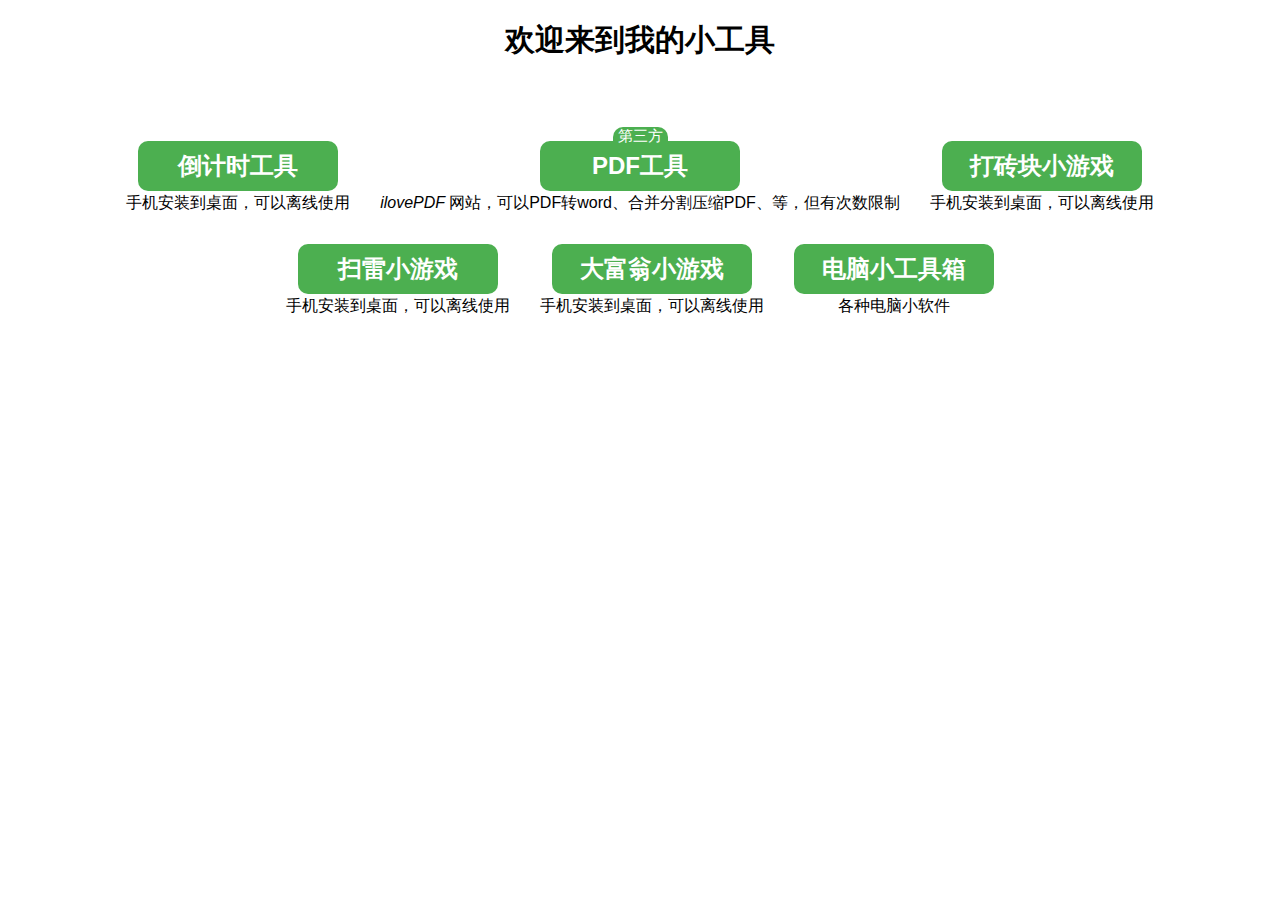
<file: index.html>
<!DOCTYPE html>
<html lang="zh">
<head>
    <meta charset="UTF-8">
    <meta name="viewport" content="width=device-width, initial-scale=1.0">
    <title>我的小工具</title>
    <style>
        *{
            padding: 0;
            margin: 0;
            box-sizing: border-box;
        }
        h1{font-size: 30px;}
        body {
            font-family: Arial, sans-serif;
            text-align: center;
            display: flex;
            flex-direction: column;
            justify-content: center;
            align-items: center;
            padding: 20px;
            gap: 80px;
        }
        #toolContainer, .theTool{
            display: flex;
            flex-direction: column;
            justify-content: center;
            align-items: center;
            gap: 20px;
        }
        @media screen and (min-width: 480px) {
            #toolContainer{
                flex-direction: row;
                flex-wrap: wrap;
                gap: 30px;
            }
        }
        .theTool{
            gap: 2px;
        }
        .theTool a{
            font-size: 24px;
            font-weight: 800;
            text-decoration: none;
            width: 200px;
            height: 50px;
            background-color: #4CAF50;
            color: white;
            border-radius: 10px;
            display: flex;
            justify-content: center;
            align-items: center;
        }
        .thirdParty a::before{
            position: absolute;
            content: '第三方';
            background-color: #4CAF50;
            border-radius: 10px 10px 0 0;
            font-size: 15px;
            font-weight: 400;
            padding: 0 5px;
            translate: 0 -30px;
        }
    </style>
</head>
<body>
    <h1>欢迎来到我的小工具</h1>
    <div id="toolContainer">
        <div class="theTool">
            <a href="countdown/index.html">倒计时工具</a>
            <p>手机安装到桌面，可以离线使用</p>
        </div>
        <div class="theTool thirdParty">
            <a href="https://www.ilovepdf.com/zh-cn">PDF工具</a>
            <p><em>ilovePDF </em>网站，可以PDF转word、合并分割压缩PDF、等，但有次数限制</p>
        </div>
        <div class="theTool">
            <a href="games/bricks/index.html">打砖块小游戏</a>
            <p>手机安装到桌面，可以离线使用</p>
        </div>
        <div class="theTool">
            <a href="games/minescan/index.html">扫雷小游戏</a>
            <p>手机安装到桌面，可以离线使用</p>
        </div>
        <div class="theTool">
            <a href="games/monopoly/index.html">大富翁小游戏</a>
            <p>手机安装到桌面，可以离线使用</p>
        </div>
        <div class="theTool">
            <a href="holdall\index.html">电脑小工具箱</a>
            <p>各种电脑小软件</p>
        </div>
    </div>
</body>
</html>
</file>
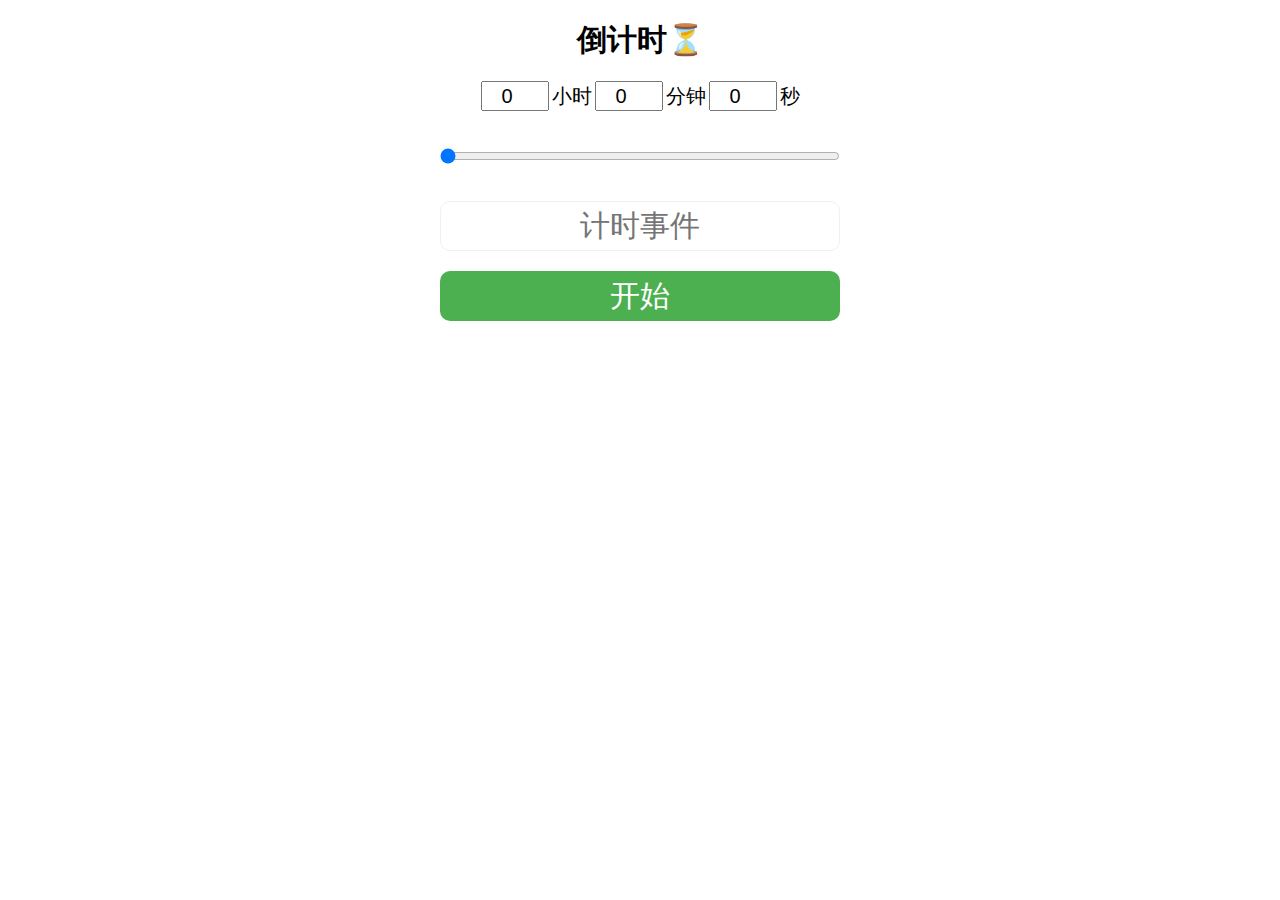
<file: countdown/index.html>
<!DOCTYPE html>
<html lang="zh">
<head>
    <meta charset="UTF-8">
    <meta name="viewport" content="width=device-width, initial-scale=1.0">
    <title>倒计时</title>
    <style>
        *{
            padding: 0;
            margin: 0;
            box-sizing: border-box;
        }
        h1{font-size: 30px;}
        body {
            font-family: Arial, sans-serif;
            text-align: center;
            display: flex;
            flex-direction: column;
            justify-content: center;
            align-items: center;
            padding: 20px;
            gap: 80px;
        }
        @media screen and (min-width: 480px) {
            body{
                flex-direction: row;
                flex-wrap: wrap;
                gap: 30px;
            }
        }


        .countdown {
            display: flex;
            flex-direction: column;
            max-width: 400px;
            width: 100%;
            gap: 20px;
        }
        .timeInput, .input-message, .btn, .countdown-display {
            font-size: 30px;
            height: 50px;
            border-radius: 10px;
            display: flex;
            justify-content: center;
            align-items: center;
            text-align: center;
        }
        .timeInput {
            flex-direction: column;
            height: auto;
            gap: 20px;
            font-size: 20px;
        }
        .timeInput div, .afterBegain {
            display: flex;
            flex-wrap: nowrap;
            text-wrap: nowrap;
            justify-content: center;
            align-items: center;
            width: 100%;
            gap: 3px;
        }
        .hour, .min, .sec {
            min-width: 45px;
            height: 30px;
            font-size: 20px;
            text-align: center;
        }
        .range {
            width: 100%;
            height: 50px;
            margin: 0 auto;
        }
         .countdown-display {
            height: 60px;
            background-color: #f0f0f0;
            color: #852626;
        }
        .input-message {
            width: 100%;
            margin: 0 auto;
            padding: 0 10px;
            border: #f0f0f0 solid 1px;
        }
        .btn {
            width: 100%;
            background-color: #4CAF50;
            color: white;
            border: none;
            cursor: pointer;
        }
        .hidden {
            display: none;
        }
        .stopbtn {
            background-color: #ff8980;
        }
    </style>
</head>
<body>
    <div id="countdown_1" class="countdown">
        <h1>倒计时⏳</h1>
        <div class="timeInput">
            <div>
                <input type="number" class="hour" value="0" min="0" max="99">小时
                <input type="number" class="min" value="0" min="0" max="59">分钟
                <input type="number" class="sec" value="0" min="0" max="59">秒
            </div>
            <input type="range" class="range" min="0" max="3600" value="0" oninput="updateRange(event)">
        </div>
        <div class="afterBegain">
            <input type="text" placeholder="计时事件" class="input-message">
            <div class="countdown-display hidden"></div>
        </div>
        <button onclick="begainCount(event)" class="btn">开始</button>
    </div>

    <script>
        const start = {};
        const countdown = {};
        function begainCount (e) {
            const thisCountdown = e.target.closest('.countdown');
            const countid = thisCountdown.id;
            start[countid] = !start[countid];
            const countnum = document.querySelectorAll('.countdown').length;
            if (start[countid] && countid.split('_')[1] == countnum){addcountdown()}
            const timeInput = thisCountdown.querySelector('.timeInput');
            const messageInput = thisCountdown.querySelector('.input-message');
            thisCountdown.querySelector('h1').classList.toggle('hidden');
            thisCountdown.querySelector('.timeInput').classList.toggle('hidden');
            thisCountdown.querySelector('.btn').classList.toggle('stopbtn');
            thisCountdown.querySelector('.countdown-display').classList.toggle('hidden');
            if (start[countid]){
                console.log('start');
                e.target.innerHTML = '停止';
                console.log(e.target);
                const inputHours = thisCountdown.querySelector('.hour').value;
                const inputMin = thisCountdown.querySelector('.min').value;
                const inputSec = thisCountdown.querySelector('.sec').value;
                const totalSeconds = inputHours * 3600 + inputMin * 60 + inputSec * 1;
                const begainTime = new Date();
                thisCountdown.querySelector('.countdown-display').innerHTML = '正在倒计时...';
                countdown[countid] = setInterval( () => {
                    const now = new Date();
                    const diff = now - begainTime;
                    console.log(diff);
                    const seconds = Math.floor(totalSeconds - diff / 1000);
                    const minutes = Math.floor(seconds / 60);
                    const hours = Math.floor(minutes / 60);

                    thisCountdown.querySelector('.countdown-display').innerHTML = `${hours}h ${minutes % 60}m ${seconds % 60}s`;
                    if (seconds <= 0) {
                        clearInterval(countdown[countid]);
                        delete countdown[countid];
                        thisCountdown.querySelector('.countdown-display').innerHTML = messageInput.value || '时间到！';
                        start[countid] = false;
                        e.target.innerHTML = '开始';
                        alert(messageInput.value || '时间到！');
                        thisCountdown.querySelector('h1').classList.toggle('hidden');
                        thisCountdown.querySelector('.timeInput').classList.toggle('hidden');
                        thisCountdown.querySelector('.btn').classList.toggle('stopbtn');
                        thisCountdown.querySelector('.countdown-display').classList.toggle('hidden');
                    }
                }, 1000);
            }else {
                e.target.innerHTML = '开始';
                console.log('清除倒计时');
                thisCountdown.querySelector('.countdown-display').innerHTML = '';
                console.log(countdown);
                clearInterval(countdown[countid]);
                delete countdown[countid];
                start[countid] = false;
            }
        };

        function updateRange(e) {
            const rangeValue = e.target.value;
            const timeInput = e.target.parentElement;
            timeInput.querySelector('.hour').value = Math.floor(rangeValue / 3600);
            timeInput.querySelector('.min').value = Math.floor((rangeValue % 3600) / 60);
            timeInput.querySelector('.sec').value = rangeValue % 60;
        }

        function addcountdown(){
            const newCountdown = document.createElement('div');
            const count = document.querySelectorAll('.countdown').length + 1;
            newCountdown.id = `countdown_${count}`;
            newCountdown.classList.add('countdown');
            newCountdown.innerHTML = `
                <h1>倒计时⏳${count}</h1>
                <div class="timeInput">
                    <div>
                        <input type="number" class="hour" value="0" min="0" max="99">小时
                        <input type="number" class="min" value="0" min="0" max="59">分钟
                        <input type="number" class="sec" value="0" min="0" max="59">秒
                    </div>
                    <input type="range" class="range" min="0" max="3600" value="0" oninput="updateRange(event)">
                </div>
                <div class="afterBegain">
                    <input type="text" placeholder="计时事件" class="input-message">
                    <div class="countdown-display hidden"></div>
                </div>
                <button onclick="begainCount(event)" class="btn">开始</button>
            `;
            document.body.appendChild(newCountdown);
        }
    </script>
</body>
</html>
</file>
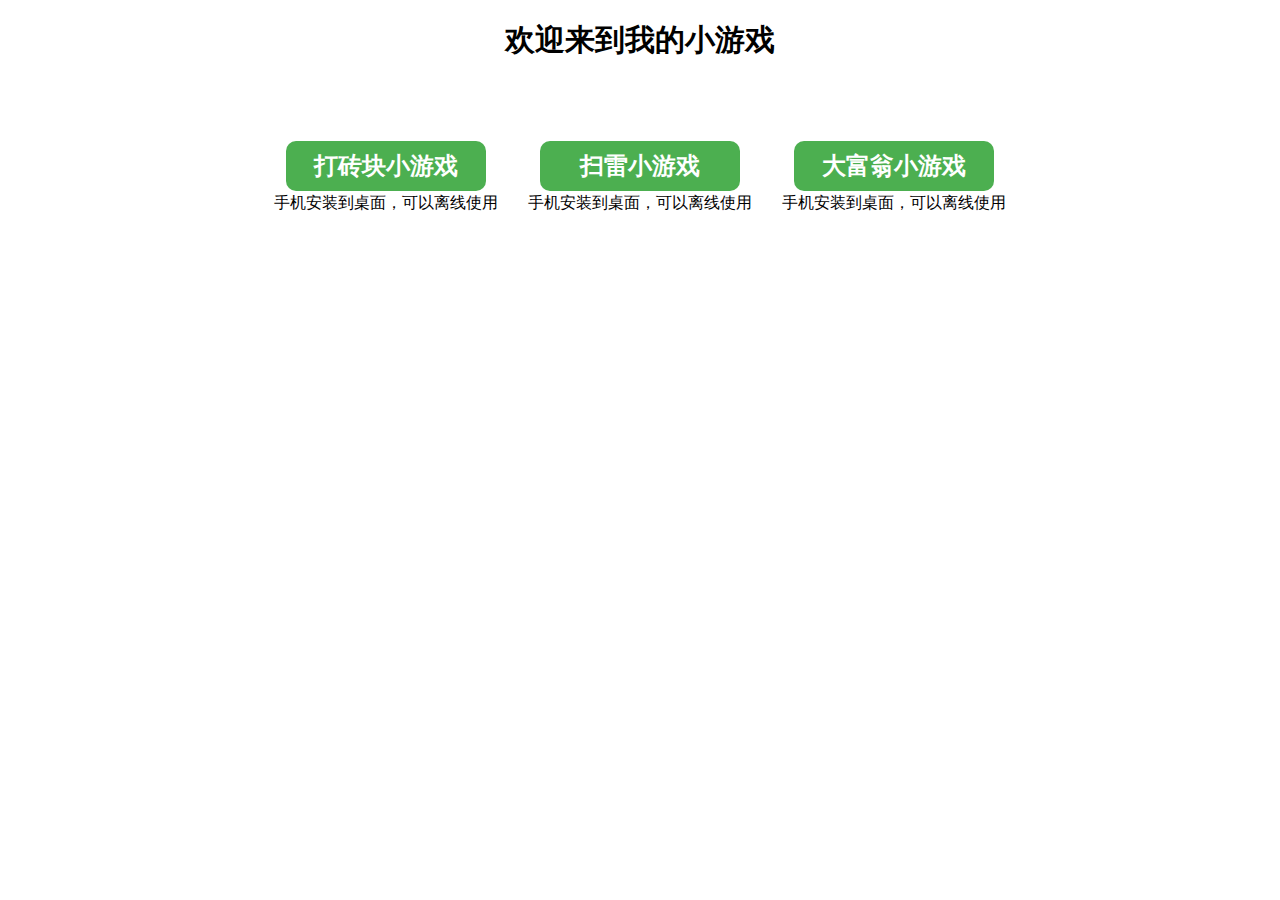
<file: games/index.html>
<!DOCTYPE html>
<html lang="zh">
<head>
    <meta charset="UTF-8">
    <meta name="viewport" content="width=device-width, initial-scale=1.0">
    <title>我的小游戏</title>
    <style>
        *{
            padding: 0;
            margin: 0;
            box-sizing: border-box;
        }
        h1{font-size: 30px;}
        body {
            font-family: Arial, sans-serif;
            text-align: center;
            display: flex;
            flex-direction: column;
            justify-content: center;
            align-items: center;
            padding: 20px;
            gap: 80px;
        }
        #gameContainer, .theGame{
            display: flex;
            flex-direction: column;
            justify-content: center;
            align-items: center;
            gap: 20px;
        }
        @media screen and (min-width: 480px) {
            #gameContainer{
                flex-direction: row;
                flex-wrap: wrap;
                gap: 30px;
            }
        }
        .theGame{
            gap: 2px;
        }
        .theGame a{
            font-size: 24px;
            font-weight: 800;
            text-decoration: none;
            width: 200px;
            height: 50px;
            background-color: #4CAF50;
            color: white;
            border-radius: 10px;
            display: flex;
            justify-content: center;
            align-items: center;
        }
        .thirdParty a::before{
            position: absolute;
            content: '第三方';
            background-color: #4CAF50;
            border-radius: 10px 10px 0 0;
            font-size: 15px;
            font-weight: 400;
            padding: 0 5px;
            translate: 0 -30px;
        }
    </style>
</head>
<body>
    <h1>欢迎来到我的小游戏</h1>
    <div id="gameContainer">
        <div class="theGame">
            <a href="bricks/index.html">打砖块小游戏</a>
            <p>手机安装到桌面，可以离线使用</p>
        </div>
        <div class="theGame">
            <a href="minescan/index.html">扫雷小游戏</a>
            <p>手机安装到桌面，可以离线使用</p>
        </div>
        <div class="theGame">
            <a href="monopoly/index.html">大富翁小游戏</a>
            <p>手机安装到桌面，可以离线使用</p>
        </div>
    </div>
</body>
</html>
</file>
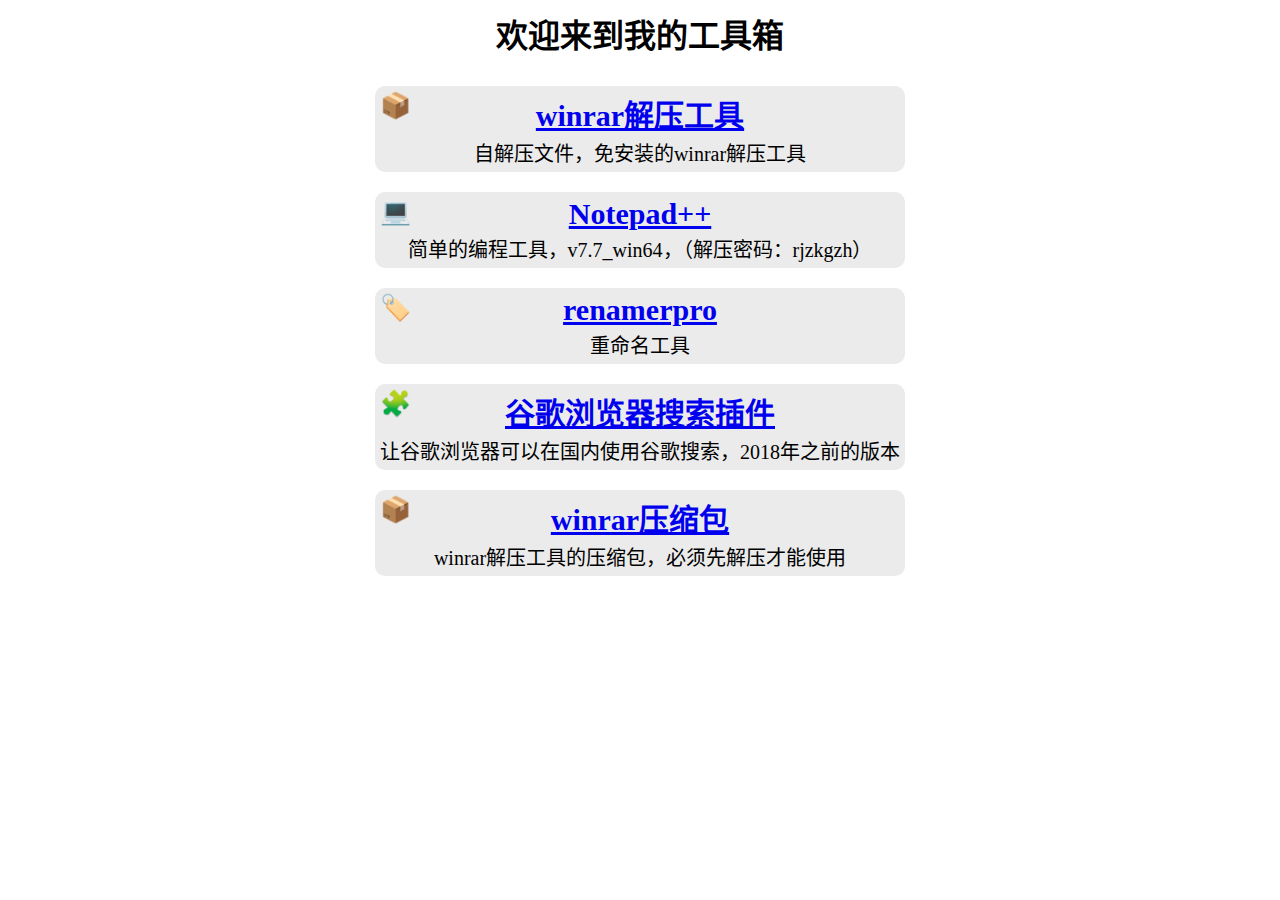
<file: holdall/index.html>
<!DOCTYPE html>
<html lang="zh-CN">
<head>
	<meta charset="UTF-8">
	<meta http-equiv="X-UA-Compatible" content="IE=edge">
	<meta name="viewport" content="width=device-width, initial-scale=1.0">
	<title>移动工具箱</title>
    <style>
        *{
            box-sizing: border-box;
            margin: 0;
            padding: 0;
        }
        body{
            padding: 10px;
        }
        main, .theTool{
            display: flex;
            flex-direction: column;
            justify-content: center;
            align-items: center;
            gap: 30px;
        }
        section{
            max-width: 100%;
            display: flex;
            flex-direction: column;
            gap: 20px;
            font-size: 20px;
        }
        .theTool{
            gap: 3px;
            margin: 0 30px;
            background-color: #ebebeb;
            border-radius: 10px;
            padding: 5px;
        }
        .theTool>h2{
            width: 100%;
            position: relative;
            text-align: center;
            display: flex;
            justify-content: center;
        }
        .tool-icon{
            position: absolute;
            top: 0;
            left: 0;
            font-size: 25px;
        }

    </style>
</head>
<body>
    <main>
        <h1>欢迎来到我的工具箱</h1>
        <section>
            <div class="theTool">
                
                <h2><a class="tool-icon">📦</a><a class="tool-link" href="files\WinRAR免安装-self-extracting.exe">winrar解压工具</a></h2> 
                <p>自解压文件，免安装的winrar解压工具</p>
            </div>
            <div class="theTool">
                <h2><a class="tool-icon">💻</a><a class="tool-link" href="files\Notepad.7z">Notepad++</a></h2> 
                <p>简单的编程工具，v7.7_win64，（解压密码：rjzkgzh）</p>
            </div>
            <div class="theTool">
                <h2><a class="tool-icon">🏷️</a><a class="tool-link" href="files\renamerpro1.rar">renamerpro</a></h2> 
                <p>重命名工具</p>
            </div>
            <div class="theTool">
                <h2><a class="tool-icon">🧩</a><a class="tool-link" href="files\谷歌浏览器搜索插件（解压密码：s8v7）.rar">谷歌浏览器搜索插件</a></h2> 
                <p>让谷歌浏览器可以在国内使用谷歌搜索，2018年之前的版本</p>
            </div>
            <div class="theTool">
                <h2><a class="tool-icon">📦</a><a class="tool-link" href="files\WinRAR 5.70.x64 免安装.rar">winrar压缩包</a></h2> 
                <p>winrar解压工具的压缩包，必须先解压才能使用</p>
            </div>
        </section>
    </main>
    <script>
        const h2s = document.querySelectorAll('.theTool>h2');
        for(let h2 of h2s){
            const toolink = h2.querySelector('.tool-link');
            if(h2.offsetWidth - toolink.offsetWidth < 60 ){
                toolink.style.textIndent = '30px';
            }
        }
    </script>
</body>
</html>
</file>
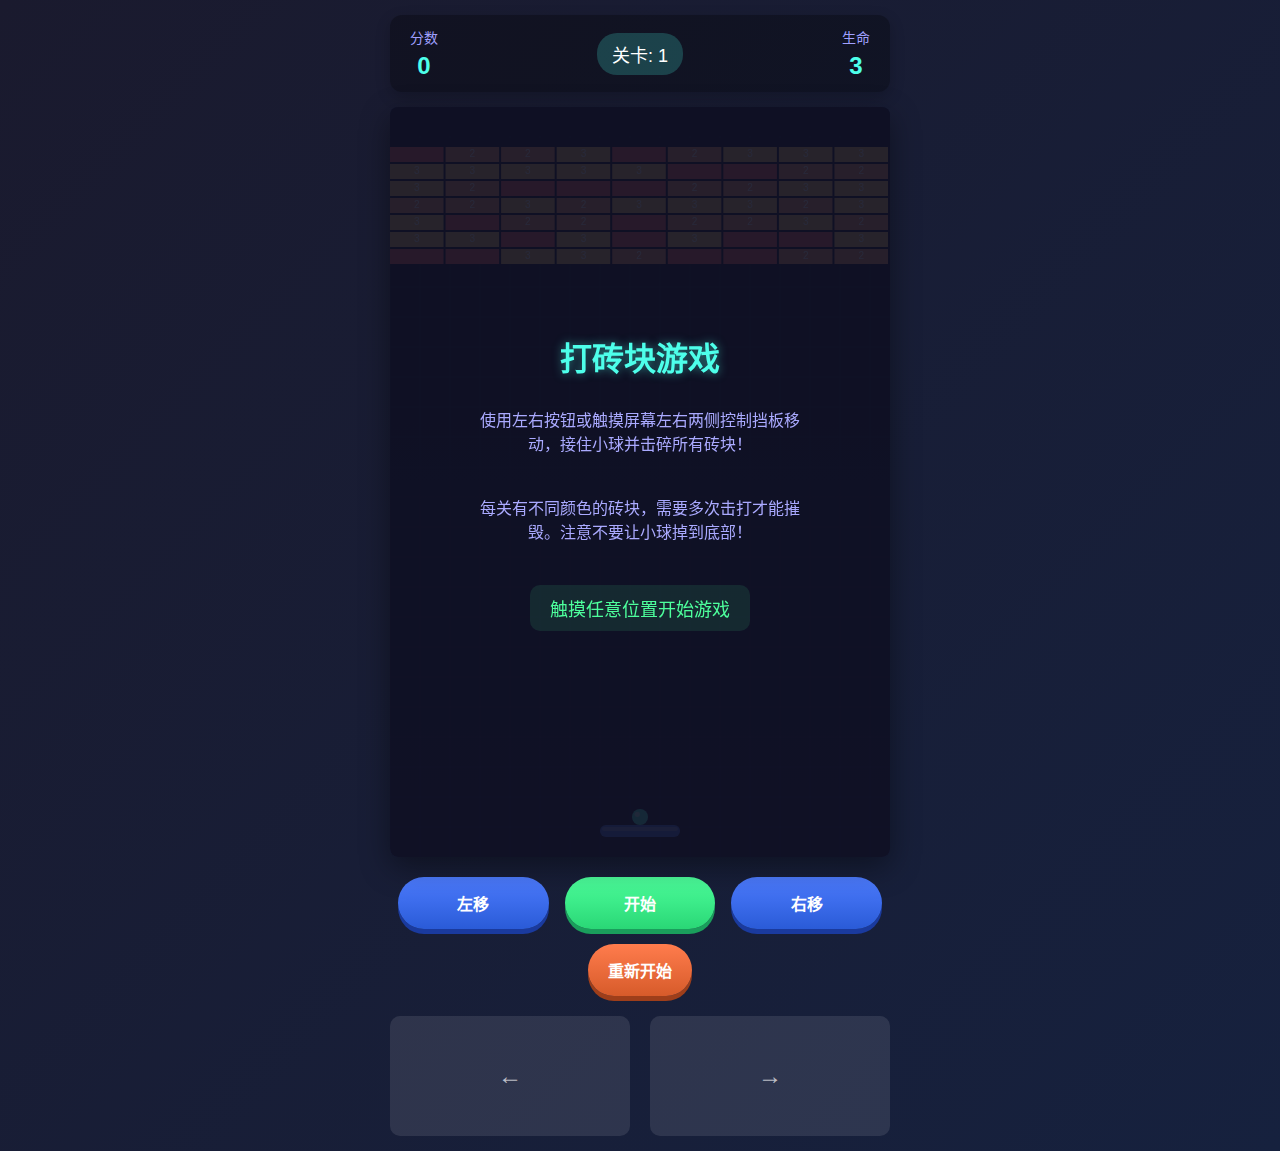
<file: games/bricks/index.html>
<!DOCTYPE html>
<html lang="zh-CN">
<head>
    <meta charset="UTF-8">
    <meta name="viewport" content="width=device-width, initial-scale=1.0, maximum-scale=1.0, user-scalable=no">
    <title>打砖块游戏</title>
    <link rel="manifest" href="manifest.json"/>
    <style>
        * {
            margin: 0;
            padding: 0;
            box-sizing: border-box;
            touch-action: manipulation;
        }
        
        body {
            font-family: 'Arial Rounded MT Bold', 'Arial', sans-serif;
            background: linear-gradient(135deg, #1a1a2e 0%, #16213e 100%);
            color: #fff;
            display: flex;
            flex-direction: column;
            align-items: center;
            justify-content: center;
            min-height: 100vh;
            padding: 15px;
            overflow: hidden;
        }
        
        .game-container {
            width: 100%;
            max-width: 500px;
            text-align: center;
            position: relative;
        }
        
        .game-header {
            display: flex;
            justify-content: space-between;
            align-items: center;
            margin-bottom: 15px;
            background: rgba(0, 0, 0, 0.3);
            padding: 12px 20px;
            border-radius: 12px;
            box-shadow: 0 5px 15px rgba(0, 0, 0, 0.2);
        }
        
        .score-container, .lives-container {
            display: flex;
            flex-direction: column;
            align-items: center;
        }
        
        .score-label, .lives-label {
            font-size: 14px;
            color: #a0a0ff;
            margin-bottom: 5px;
        }
        
        .score-value, .lives-value {
            font-size: 24px;
            font-weight: bold;
            color: #4dffea;
        }
        
        .level-container {
            font-size: 18px;
            background: rgba(77, 255, 234, 0.2);
            padding: 8px 15px;
            border-radius: 20px;
        }
        
        .canvas-container {
            position: relative;
            width: 100%;
            border-radius: 8px;
            overflow: hidden;
            box-shadow: 0 10px 30px rgba(0, 0, 0, 0.4);
        }
        
        canvas {
            display: block;
            width: 100%;
            background-color: #0f1123;
        }
        
        .controls {
            display: flex;
            justify-content: space-between;
            margin-top: 20px;
            width: 100%;
        }
        
        .btn {
            background: linear-gradient(to bottom, #4d7cff, #2a5bd7);
            color: white;
            border: none;
            padding: 14px 20px;
            border-radius: 50px;
            font-size: 16px;
            font-weight: bold;
            cursor: pointer;
            box-shadow: 0 5px 0 #1a3a9e;
            transition: all 0.1s;
            flex: 1;
            margin: 0 8px;
            touch-action: manipulation;
        }
        
        .btn:active {
            transform: translateY(4px);
            box-shadow: 0 1px 0 #1a3a9e;
        }
        
        .btn-start {
            background: linear-gradient(to bottom, #4dff9c, #2ad776);
            box-shadow: 0 5px 0 #1a9e5c;
        }
        
        .btn-pause {
            background: linear-gradient(to bottom, #ffcc4d, #d7a52a);
            box-shadow: 0 5px 0 #9e7a1a;
        }
        
        .btn-restart {
            background: linear-gradient(to bottom, #ff7c4d, #d75b2a);
            box-shadow: 0 5px 0 #9e3e1a;
        }
        
        .game-message {
            position: absolute;
            top: 0;
            left: 0;
            width: 100%;
            height: 100%;
            display: flex;
            flex-direction: column;
            justify-content: center;
            align-items: center;
            background: rgba(15, 17, 35, 0.9);
            z-index: 10;
            padding: 20px;
            text-align: center;
        }
        
        .game-title {
            font-size: 32px;
            color: #4dffea;
            margin-bottom: 10px;
            text-shadow: 0 0 10px rgba(77, 255, 234, 0.5);
        }
        
        .game-instructions {
            font-size: 16px;
            line-height: 1.5;
            margin: 20px 0;
            color: #aaaaff;
            max-width: 350px;
        }
        
        .touch-hint {
            font-size: 18px;
            color: #4dff9c;
            margin-top: 20px;
            padding: 10px 20px;
            background: rgba(77, 255, 156, 0.1);
            border-radius: 10px;
        }
        
        .hidden {
            display: none;
        }
        
        .touch-controls {
            display: flex;
            justify-content: space-between;
            width: 100%;
            margin-top: 20px;
        }
        
        .touch-area {
            width: 48%;
            height: 120px;
            background: rgba(255, 255, 255, 0.1);
            border-radius: 10px;
            display: flex;
            justify-content: center;
            align-items: center;
            font-size: 24px;
            color: rgba(255, 255, 255, 0.7);
            user-select: none;
        }
        
        .touch-area.left:active {
            background: rgba(77, 124, 255, 0.3);
        }
        
        .touch-area.right:active {
            background: rgba(77, 255, 156, 0.3);
        }
        
        @media (max-width: 400px) {
            .game-header {
                padding: 10px 15px;
            }
            
            .score-value, .lives-value {
                font-size: 20px;
            }
            
            .btn {
                padding: 12px 15px;
                font-size: 15px;
            }
            
            .game-title {
                font-size: 28px;
            }
        }
    </style>
</head>
<body>
    <div class="game-container">
        <div class="game-header">
            <div class="score-container">
                <div class="score-label">分数</div>
                <div class="score-value">0</div>
            </div>
            
            <div class="level-container">
                关卡: <span id="level">1</span>
            </div>
            
            <div class="lives-container">
                <div class="lives-label">生命</div>
                <div class="lives-value">3</div>
            </div>
        </div>
        
        <div class="canvas-container">
            <canvas id="gameCanvas"></canvas>
            
            <div id="startScreen" class="game-message">
                <h1 class="game-title">打砖块游戏</h1>
                <p class="game-instructions">
                    使用左右按钮或触摸屏幕左右两侧控制挡板移动，接住小球并击碎所有砖块！
                </p>
                <p class="game-instructions">
                    每关有不同颜色的砖块，需要多次击打才能摧毁。注意不要让小球掉到底部！
                </p>
                <div class="touch-hint">触摸任意位置开始游戏</div>
            </div>
            
            <div id="gameOverScreen" class="game-message hidden">
                <h1 class="game-title">游戏结束</h1>
                <p class="game-instructions" id="finalScoreText">您的最终得分: 0</p>
                <div class="touch-hint">触摸重新开始</div>
            </div>
            
            <div id="levelCompleteScreen" class="game-message hidden">
                <h1 class="game-title">关卡完成!</h1>
                <p class="game-instructions" id="levelScoreText">本关得分: 0</p>
                <div class="touch-hint">触摸进入下一关</div>
            </div>
        </div>
        
        <div class="controls">
            <button id="leftBtn" class="btn">左移</button>
            <button id="startBtn" class="btn btn-start">开始</button>
            <button id="rightBtn" class="btn">右移</button>
        </div>
        
        <div class="touch-controls">
            <div id="touchLeft" class="touch-area left">←</div>
            <div id="touchRight" class="touch-area right">→</div>
        </div>
    </div>

    <script>
        // 获取Canvas元素和上下文
        const canvas = document.getElementById('gameCanvas');
        const ctx = canvas.getContext('2d');
        
        // 设置Canvas尺寸
        function resizeCanvas() {
            const container = document.querySelector('.canvas-container');
            canvas.width = container.clientWidth;
            canvas.height = container.clientWidth * 1.5; // 保持4:6的宽高比
        }
        
        // 初始调整Canvas尺寸
        resizeCanvas();
        window.addEventListener('resize', resizeCanvas);
        
        // 游戏状态
        let game = {
            running: false,
            score: 0,
            level: 1,
            lives: 3,
            paused: false
        };
        
        // 挡板属性
        const paddle = {
            width: 80,
            height: 12,
            x: 0,
            y: 0,
            speed: 8,
            color: '#4d7cff'
        };
        
        // 小球属性
        const ball = {
            radius: 8,
            x: 0,
            y: 0,
            dx: 3,
            dy: -3,
            color: '#4dffea',
            speed: 3
        };
        
        // 砖块属性
        const bricks = [];
        const brickRowCount = 7;
        const brickColumnCount = 9;
        let brickWidth = 0;
        const brickHeight = 15;
        const brickPadding = 2;
        const brickOffsetTop = 40;
        const brickOffsetLeft = 0;
        
        // 砖块颜色配置（不同级别不同颜色）
        const brickColors = [
            ['#ff6b6b', '#ff9e6d', '#ffcc6d'], // 第1关颜色
            ['#6bff8c', '#6dffc1', '#6df9ff'], // 第2关颜色
            ['#a16bff', '#d66dff', '#ff6df9']  // 第3关颜色
        ];
        
        // 游戏元素
        const startScreen = document.getElementById('startScreen');
        const gameOverScreen = document.getElementById('gameOverScreen');
        const levelCompleteScreen = document.getElementById('levelCompleteScreen');
        const scoreValue = document.querySelector('.score-value');
        const livesValue = document.querySelector('.lives-value');
        const levelValue = document.getElementById('level');
        const finalScoreText = document.getElementById('finalScoreText');
        const levelScoreText = document.getElementById('levelScoreText');
        
        // 控制按钮
        const startBtn = document.getElementById('startBtn');
        const leftBtn = document.getElementById('leftBtn');
        const rightBtn = document.getElementById('rightBtn');
        const touchLeft = document.getElementById('touchLeft');
        const touchRight = document.getElementById('touchRight');
        
        // 触摸控制变量
        let touchLeftActive = false;
        let touchRightActive = false;
        
        // 初始化游戏
        function init() {
            // 设置挡板初始位置
            paddle.x = (canvas.width - paddle.width) / 2;
            paddle.y = canvas.height - paddle.height - 20;
            
            // 设置小球初始位置
            ball.x = canvas.width / 2;
            ball.y = paddle.y - ball.radius;
            ball.dx = ball.speed * (Math.random() > 0.5 ? 1 : -1);
            ball.dy = -ball.speed;
            
            // 创建砖块
            createBricks();
            
            // 更新显示
            updateDisplay();
            
            // 初始绘制
            draw();
        }
        
        // 创建砖块
        function createBricks() {
            bricks.length = 0; // 清空砖块数组
            
            // 根据游戏等级设置砖块属性
            const currentBrickColors = brickColors[(game.level - 1) % brickColors.length];
            brickWidth = (canvas.width - brickOffsetLeft * 2) / brickColumnCount - brickPadding;
            
            for (let c = 0; c < brickColumnCount; c++) {
                bricks[c] = [];
                for (let r = 0; r < brickRowCount; r++) {
                    // 随机分配砖块生命值（1-3）
                    const hits = Math.floor(Math.random() * 3) + 1;
                    
                    bricks[c][r] = {
                        x: 0,
                        y: 0,
                        status: hits, // 状态等于生命值
                        hits: hits,   // 初始生命值
                        color: currentBrickColors[hits - 1]
                    };
                }
            }
        }
        
        // 绘制砖块
        function drawBricks() {
            for (let c = 0; c < brickColumnCount; c++) {
                for (let r = 0; r < brickRowCount; r++) {
                    if (bricks[c][r].status > 0) {
                        const brickX = c * (brickWidth + brickPadding) + brickOffsetLeft;
                        const brickY = r * (brickHeight + brickPadding) + brickOffsetTop;
                        bricks[c][r].x = brickX;
                        bricks[c][r].y = brickY;
                        
                        // 绘制砖块
                        ctx.beginPath();
                        ctx.rect(brickX, brickY, brickWidth, brickHeight);
                        ctx.fillStyle = bricks[c][r].color;
                        ctx.fill();
                        ctx.closePath();
                        
                        // 绘制砖块生命值
                        if (bricks[c][r].hits > 1) {
                            ctx.fillStyle = 'white';
                            ctx.font = '10px Arial';
                            ctx.textAlign = 'center';
                            ctx.textBaseline = 'middle';
                            ctx.fillText(
                                bricks[c][r].status, 
                                brickX + brickWidth / 2, 
                                brickY + brickHeight / 2
                            );
                        }
                    }
                }
            }
        }
        
        // 绘制挡板
        function drawPaddle() {
            ctx.beginPath();
            ctx.roundRect(paddle.x, paddle.y, paddle.width, paddle.height, 6);
            ctx.fillStyle = paddle.color;
            ctx.fill();
            ctx.closePath();
            
            // 添加挡板光泽效果
            ctx.beginPath();
            ctx.roundRect(paddle.x + 2, paddle.y + 2, paddle.width - 4, 4, 3);
            ctx.fillStyle = 'rgba(255, 255, 255, 0.3)';
            ctx.fill();
            ctx.closePath();
        }
        
        // 绘制小球
        function drawBall() {
            ctx.beginPath();
            ctx.arc(ball.x, ball.y, ball.radius, 0, Math.PI * 2);
            ctx.fillStyle = ball.color;
            ctx.fill();
            ctx.closePath();
            
            // 添加小球高光效果
            ctx.beginPath();
            ctx.arc(ball.x - ball.radius/3, ball.y - ball.radius/3, ball.radius/3, 0, Math.PI * 2);
            ctx.fillStyle = 'rgba(255, 255, 255, 0.6)';
            ctx.fill();
            ctx.closePath();
        }
        
        // 绘制游戏
        function draw() {
            // 清空画布
            ctx.clearRect(0, 0, canvas.width, canvas.height);
            
            // 绘制背景渐变
            const gradient = ctx.createLinearGradient(0, 0, 0, canvas.height);
            gradient.addColorStop(0, '#0a0e2a');
            gradient.addColorStop(1, '#151a3a');
            ctx.fillStyle = gradient;
            ctx.fillRect(0, 0, canvas.width, canvas.height);
            
            // 绘制网格效果
            ctx.strokeStyle = 'rgba(100, 100, 150, 0.1)';
            ctx.lineWidth = 1;
            
            // 垂直线
            for (let x = 0; x < canvas.width; x += 30) {
                ctx.beginPath();
                ctx.moveTo(x, 0);
                ctx.lineTo(x, canvas.height);
                ctx.stroke();
            }
            
            // 水平线
            for (let y = 0; y < canvas.height; y += 30) {
                ctx.beginPath();
                ctx.moveTo(0, y);
                ctx.lineTo(canvas.width, y);
                ctx.stroke();
            }
            
            // 绘制游戏元素
            drawBricks();
            drawPaddle();
            drawBall();
            
            // 如果游戏暂停，显示暂停文字
            if (game.paused) {
                ctx.fillStyle = 'rgba(0, 0, 0, 0.7)';
                ctx.fillRect(0, 0, canvas.width, canvas.height);
                
                ctx.font = 'bold 30px Arial';
                ctx.fillStyle = '#4dffea';
                ctx.textAlign = 'center';
                ctx.fillText('游戏暂停', canvas.width / 2, canvas.height / 2 - 20);
                
                ctx.font = '18px Arial';
                ctx.fillStyle = '#ffffff';
                ctx.fillText('点击继续按钮恢复游戏', canvas.width / 2, canvas.height / 2 + 20);
            }
        }
        
        // 碰撞检测 - 修复版本
        function collisionDetection() {
            // 先检测小球与墙壁的碰撞（使用更精确的检测）
            if (ball.x + ball.radius >= canvas.width) {
                // 右墙碰撞 - 确保小球完全离开墙壁
                ball.x = canvas.width - ball.radius - 1;
                ball.dx = -Math.abs(ball.dx); // 确保向左反弹
            } else if (ball.x - ball.radius <= 0) {
                // 左墙碰撞 - 确保小球完全离开墙壁
                ball.x = ball.radius + 1;
                ball.dx = Math.abs(ball.dx); // 确保向右反弹
            }
            
            // 检查小球与天花板的碰撞
            if (ball.y - ball.radius <= 0) {
                // 天花板碰撞 - 确保小球完全离开天花板
                ball.y = ball.radius + 1;
                ball.dy = Math.abs(ball.dy); // 确保向下反弹
            }
            
            // 检查小球与挡板的碰撞
            if (
                ball.y + ball.radius >= paddle.y &&
                ball.y - ball.radius <= paddle.y + paddle.height &&
                ball.x + ball.radius >= paddle.x &&
                ball.x - ball.radius <= paddle.x + paddle.width
            ) {
                // 计算击中的相对位置（-0.5到0.5）
                const hitPosition = (ball.x - paddle.x) / paddle.width - 0.5;
                
                // 根据击中位置改变反弹角度（更平滑）
                ball.dx = hitPosition * 8; // 最大偏转角度
                ball.dy = -Math.abs(ball.dy); // 确保向上反弹
                
                // 确保小球不会卡在挡板上
                ball.y = paddle.y - ball.radius - 1;
            }
            
            // 检查小球与砖块的碰撞
            let collisionDetected = false;
            
            for (let c = 0; c < brickColumnCount; c++) {
                for (let r = 0; r < brickRowCount; r++) {
                    const brick = bricks[c][r];
                    if (brick.status > 0) {
                        // 计算砖块边界
                        const brickLeft = brick.x;
                        const brickRight = brick.x + brickWidth;
                        const brickTop = brick.y;
                        const brickBottom = brick.y + brickHeight;
                        
                        // 检查是否可能发生碰撞
                        if (
                            ball.x + ball.radius < brickLeft ||
                            ball.x - ball.radius > brickRight ||
                            ball.y + ball.radius < brickTop ||
                            ball.y - ball.radius > brickBottom
                        ) {
                            continue; // 不可能碰撞，跳过
                        }
                        
                        // 更精确的碰撞检测
                        const ballCenterX = ball.x;
                        const ballCenterY = ball.y;
                        const brickCenterX = brick.x + brickWidth / 2;
                        const brickCenterY = brick.y + brickHeight / 2;
                        
                        // 计算从砖块中心到小球中心的向量
                        const dx = ballCenterX - brickCenterX;
                        const dy = ballCenterY - brickCenterY;
                        
                        // 计算在砖块坐标系中的位置
                        const halfWidth = brickWidth / 2;
                        const halfHeight = brickHeight / 2;
                        
                        // 计算重叠量
                        const overlapX = halfWidth + ball.radius - Math.abs(dx);
                        const overlapY = halfHeight + ball.radius - Math.abs(dy);
                        
                        // 判断碰撞方向并处理
                        if (overlapX > 0 && overlapY > 0) {
                            // 检测到碰撞
                            brick.status--;
                            
                            // 根据砖块剩余生命值改变颜色
                            if (brick.status > 0) {
                                const currentBrickColors = brickColors[(game.level - 1) % brickColors.length];
                                brick.color = currentBrickColors[brick.status - 1];
                            }
                            
                            // 增加分数
                            game.score += 10;
                            updateDisplay();
                            
                            // 从最小重叠的方向反弹
                            if (overlapX < overlapY) {
                                // 水平碰撞
                                ball.dx = -ball.dx;
                                // 调整位置防止卡住
                                if (dx > 0) {
                                    ball.x += overlapX;
                                } else {
                                    ball.x -= overlapX;
                                }
                            } else {
                                // 垂直碰撞
                                ball.dy = -ball.dy;
                                // 调整位置防止卡住
                                if (dy > 0) {
                                    ball.y += overlapY;
                                } else {
                                    ball.y -= overlapY;
                                }
                            }
                            
                            collisionDetected = true;
                            break; // 一次只处理一个碰撞
                        }
                    }
                }
                if (collisionDetected) {
                    break;
                }
            }
            
            // 检查小球是否掉落
            if (ball.y + ball.radius > canvas.height) {
                // 减少生命值
                game.lives--;
                updateDisplay();
                
                if (game.lives <= 0) {
                    gameOver();
                } else {
                    // 重置小球和挡板位置
                    resetBallAndPaddle();
                }
            }
            
            // 检查是否所有砖块都被摧毁
            if (!collisionDetected && checkLevelComplete()) {
                levelComplete();
            }
        }
        
        // 检查关卡是否完成
        function checkLevelComplete() {
            for (let c = 0; c < brickColumnCount; c++) {
                for (let r = 0; r < brickRowCount; r++) {
                    if (bricks[c][r].status > 0) {
                        return false;
                    }
                }
            }
            return true;
        }
        
        // 重置小球和挡板
        function resetBallAndPaddle() {
            paddle.x = (canvas.width - paddle.width) / 2;
            ball.x = canvas.width / 2;
            ball.y = paddle.y - ball.radius;
            ball.dx = ball.speed * (Math.random() > 0.5 ? 1 : -1);
            ball.dy = -ball.speed;
            
            // 暂停游戏一小会儿
            game.running = false;
            setTimeout(() => {
                if (game.lives > 0) {
                    game.running = true;
                }
            }, 1000);
        }
        
        // 移动挡板
        function movePaddle(direction) {
            if (!game.running || game.paused) return;
            
            if (direction === 'left' && paddle.x > 0) {
                paddle.x -= paddle.speed;
            } else if (direction === 'right' && paddle.x + paddle.width < canvas.width) {
                paddle.x += paddle.speed;
            }
        }
        
        // 更新游戏状态
        function update() {
            if (!game.running || game.paused) return;
            
            // 更新小球位置
            ball.x += ball.dx;
            ball.y += ball.dy;
            
            // 确保小球速度不会太小
            const minSpeed = 2;
            if (Math.abs(ball.dx) < minSpeed) {
                ball.dx = ball.dx > 0 ? minSpeed : -minSpeed;
            }
            if (Math.abs(ball.dy) < minSpeed) {
                ball.dy = ball.dy > 0 ? minSpeed : -minSpeed;
            }
            
            // 限制最大速度
            const maxSpeed = 10;
            if (Math.abs(ball.dx) > maxSpeed) {
                ball.dx = ball.dx > 0 ? maxSpeed : -maxSpeed;
            }
            if (Math.abs(ball.dy) > maxSpeed) {
                ball.dy = ball.dy > 0 ? maxSpeed : -maxSpeed;
            }
            
            // 碰撞检测
            collisionDetection();
        }
        
        // 游戏循环
        function gameLoop() {
            update();
            draw();
            requestAnimationFrame(gameLoop);
        }
        
        // 开始游戏
        function startGame() {
            if (!game.running) {
                game.running = true;
                game.paused = false;
                startScreen.classList.add('hidden');
                startBtn.textContent = '暂停';
                startBtn.classList.remove('btn-start');
                startBtn.classList.add('btn-pause');
            }
        }
        
        // 暂停/继续游戏
        function togglePause() {
            if (!game.running) {
                startGame();
                return;
            }
            
            game.paused = !game.paused;
            if (game.paused) {
                startBtn.textContent = '继续';
                startBtn.classList.remove('btn-pause');
                startBtn.classList.add('btn-start');
            } else {
                startBtn.textContent = '暂停';
                startBtn.classList.remove('btn-start');
                startBtn.classList.add('btn-pause');
            }
        }
        
        // 游戏结束
        function gameOver() {
            game.running = false;
            finalScoreText.textContent = `您的最终得分: ${game.score}`;
            gameOverScreen.classList.remove('hidden');
            startBtn.textContent = '开始';
            startBtn.classList.remove('btn-pause');
            startBtn.classList.add('btn-start');
        }
        
        // 关卡完成
        function levelComplete() {
            game.running = false;
            
            // 计算关卡奖励分数
            const levelBonus = game.level * 100;
            game.score += levelBonus;
            
            levelScoreText.textContent = `本关得分: ${levelBonus}`;
            levelCompleteScreen.classList.remove('hidden');
            updateDisplay();
        }
        
        // 进入下一关
        function nextLevel() {
            game.level++;
            levelValue.textContent = game.level;
            
            // 增加一点难度
            ball.speed += 0.5;
            ball.dx = ball.speed * (Math.random() > 0.5 ? 1 : -1);
            ball.dy = -ball.speed;
            
            // 恢复生命值（最多5个）
            if (game.lives < 5) {
                game.lives++;
            }
            
            // 创建新砖块
            createBricks();
            
            // 重置球和挡板
            resetBallAndPaddle();
            
            // 隐藏关卡完成屏幕
            levelCompleteScreen.classList.add('hidden');
            
            // 开始游戏
            setTimeout(() => {
                game.running = true;
            }, 500);
            
            updateDisplay();
        }
        
        // 重新开始游戏
        function restartGame() {
            game.score = 0;
            game.level = 1;
            game.lives = 3;
            game.running = false;
            game.paused = false;
            
            levelValue.textContent = game.level;
            ball.speed = 3;
            
            gameOverScreen.classList.add('hidden');
            levelCompleteScreen.classList.add('hidden');
            
            // 初始化游戏
            init();
            
            // 显示开始屏幕
            startScreen.classList.remove('hidden');
            startBtn.textContent = '开始';
            startBtn.classList.remove('btn-pause');
            startBtn.classList.add('btn-start');
        }
        
        // 更新显示
        function updateDisplay() {
            scoreValue.textContent = game.score;
            livesValue.textContent = game.lives;
        }
        
        // 设置事件监听器
        function setupEventListeners() {
            // 按钮控制
            startBtn.addEventListener('click', () => {
                if (!game.running) {
                    startGame();
                } else {
                    togglePause();
                }
            });
            
            // 开始屏幕触摸开始
            startScreen.addEventListener('touchstart', (e) => {
                e.preventDefault();
                e.stopPropagation();
                if (!game.running) {
                    startGame();
                }
            });
            
            // 开始屏幕点击开始（桌面端）
            startScreen.addEventListener('click', (e) => {
                e.preventDefault();
                e.stopPropagation();
                if (!game.running) {
                    startGame();
                }
            });
            
            // 游戏结束屏幕触摸重新开始
            gameOverScreen.addEventListener('touchstart', (e) => {
                e.preventDefault();
                e.stopPropagation();
                restartGame();
            });
            
            // 游戏结束屏幕点击重新开始
            gameOverScreen.addEventListener('click', (e) => {
                e.preventDefault();
                e.stopPropagation();
                restartGame();
            });
            
            // 关卡完成屏幕触摸进入下一关
            levelCompleteScreen.addEventListener('touchstart', (e) => {
                e.preventDefault();
                e.stopPropagation();
                nextLevel();
            });
            
            // 关卡完成屏幕点击进入下一关
            levelCompleteScreen.addEventListener('click', (e) => {
                e.preventDefault();
                e.stopPropagation();
                nextLevel();
            });
            
            // 左移按钮
            leftBtn.addEventListener('touchstart', (e) => {
                e.preventDefault();
                movePaddle('left');
            });
            
            leftBtn.addEventListener('mousedown', (e) => {
                e.preventDefault();
                movePaddle('left');
            });
            
            // 右移按钮
            rightBtn.addEventListener('touchstart', (e) => {
                e.preventDefault();
                movePaddle('right');
            });
            
            rightBtn.addEventListener('mousedown', (e) => {
                e.preventDefault();
                movePaddle('right');
            });
            
            // 触摸控制区域
            touchLeft.addEventListener('touchstart', (e) => {
                e.preventDefault();
                touchLeftActive = true;
            });
            
            touchLeft.addEventListener('touchend', (e) => {
                e.preventDefault();
                touchLeftActive = false;
            });
            
            touchLeft.addEventListener('touchcancel', (e) => {
                e.preventDefault();
                touchLeftActive = false;
            });
            
            // 鼠标事件支持
            touchLeft.addEventListener('mousedown', (e) => {
                e.preventDefault();
                touchLeftActive = true;
            });
            
            touchLeft.addEventListener('mouseup', (e) => {
                e.preventDefault();
                touchLeftActive = false;
            });
            
            touchLeft.addEventListener('mouseleave', (e) => {
                e.preventDefault();
                touchLeftActive = false;
            });
            
            touchRight.addEventListener('touchstart', (e) => {
                e.preventDefault();
                touchRightActive = true;
            });
            
            touchRight.addEventListener('touchend', (e) => {
                e.preventDefault();
                touchRightActive = false;
            });
            
            touchRight.addEventListener('touchcancel', (e) => {
                e.preventDefault();
                touchRightActive = false;
            });
            
            // 鼠标事件支持
            touchRight.addEventListener('mousedown', (e) => {
                e.preventDefault();
                touchRightActive = true;
            });
            
            touchRight.addEventListener('mouseup', (e) => {
                e.preventDefault();
                touchRightActive = false;
            });
            
            touchRight.addEventListener('mouseleave', (e) => {
                e.preventDefault();
                touchRightActive = false;
            });
            
            // 键盘控制（桌面端备用）
            document.addEventListener('keydown', (e) => {
                if (!game.running || game.paused) return;
                
                if (e.key === 'ArrowLeft' || e.key === 'a' || e.key === 'A') {
                    movePaddle('left');
                } else if (e.key === 'ArrowRight' || e.key === 'd' || e.key === 'D') {
                    movePaddle('right');
                } else if (e.key === ' ' || e.key === 'Spacebar') {
                    togglePause();
                }
            });
            
            // 鼠标控制（桌面端备用）
            canvas.addEventListener('mousemove', (e) => {
                if (!game.running || game.paused) return;
                
                const rect = canvas.getBoundingClientRect();
                const mouseX = e.clientX - rect.left;
                
                paddle.x = mouseX - paddle.width / 2;
                
                // 确保挡板不超出边界
                if (paddle.x < 0) {
                    paddle.x = 0;
                } else if (paddle.x + paddle.width > canvas.width) {
                    paddle.x = canvas.width - paddle.width;
                }
            });
            
            // 触摸控制
            canvas.addEventListener('touchmove', (e) => {
                if (!game.running || game.paused) return;
                
                e.preventDefault();
                const touch = e.touches[0];
                const rect = canvas.getBoundingClientRect();
                const touchX = touch.clientX - rect.left;
                
                // 根据触摸位置移动挡板
                paddle.x = touchX - paddle.width / 2;
                
                // 确保挡板不超出边界
                if (paddle.x < 0) {
                    paddle.x = 0;
                } else if (paddle.x + paddle.width > canvas.width) {
                    paddle.x = canvas.width - paddle.width;
                }
            });
            
            // 防止页面滚动
            document.body.addEventListener('touchmove', (e) => {
                if (e.target === canvas || e.target === touchLeft || e.target === touchRight) {
                    e.preventDefault();
                }
            }, { passive: false });
        }
        
        // 初始化游戏
        init();
        
        // 设置事件监听器
        setupEventListeners();
        
        // 开始游戏循环
        gameLoop();
        
        // 连续移动处理
        setInterval(() => {
            if (touchLeftActive) {
                movePaddle('left');
            }
            if (touchRightActive) {
                movePaddle('right');
            }
        }, 16); // 约60fps
        
        // 添加重新开始按钮
        const restartBtn = document.createElement('button');
        restartBtn.className = 'btn btn-restart';
        restartBtn.textContent = '重新开始';
        restartBtn.style.marginTop = '15px';
        restartBtn.addEventListener('click', restartGame);
        document.querySelector('.controls').after(restartBtn);


        window.addEventListener('load', async () => {
            if('serviceWorker' in navigator) {
                try{
                    const registration = await navigator.serviceWorker.register('sw.js')
                }catch(err){
                    console.log(err)
                }
            }else{
                console.log('浏览器不支持service worker注册失败')
            }
            if(!navigator.onLine){
                alert('本页面采用PWA技术，没有网络也能使用') 
                new Notification('提示', {body: '本页面采用PWA技术，没有网络也能使用'});
            }
            window.addEventListener('online', ()=>{
                alert('网络已连接') 
                new Notification('提示', {body: '网络已连接'});
            })
        });

    </script>
</body>
</html>
</file>
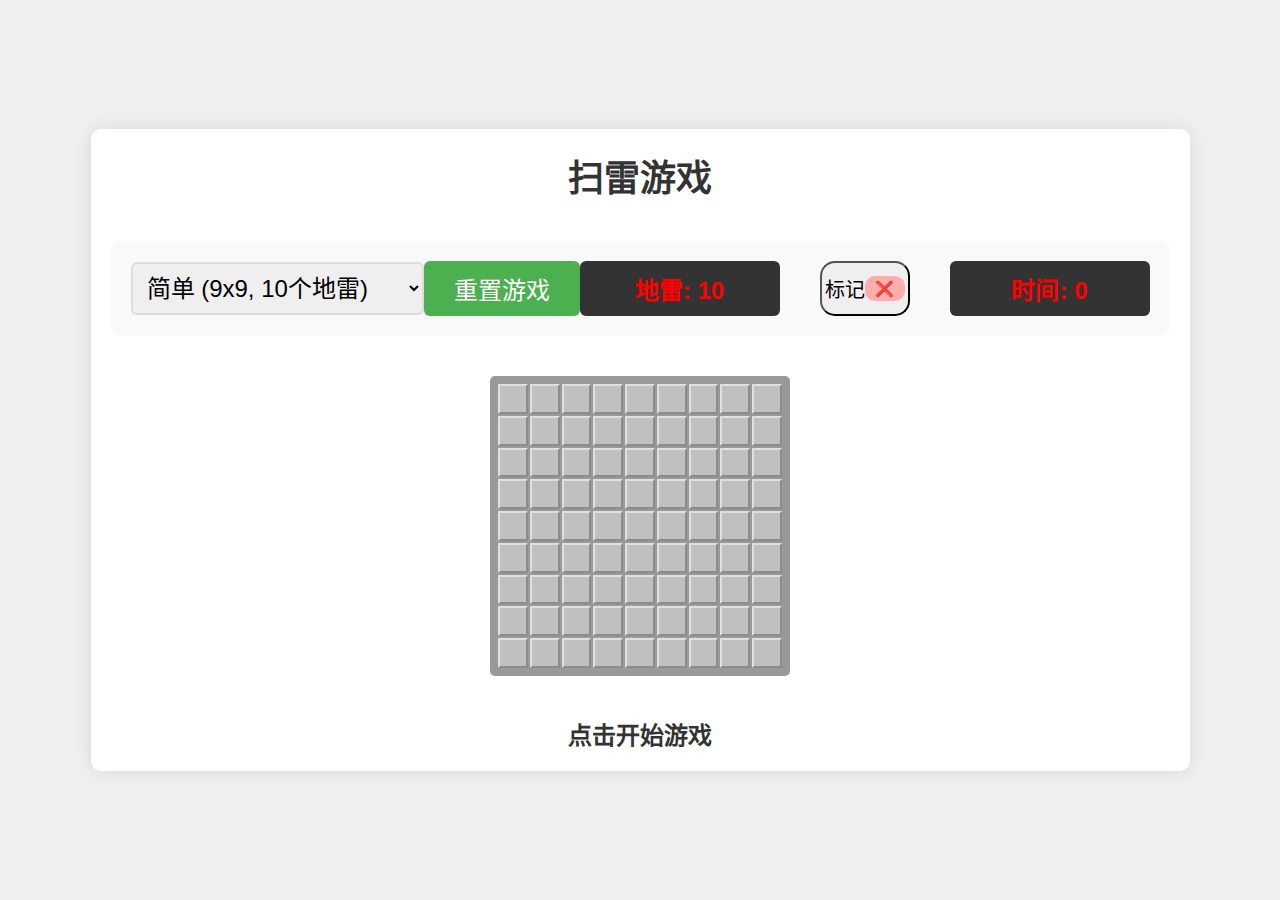
<file: games/minescan/index.html>
<!DOCTYPE html>
<html lang="zh-CN">
<head>
    <meta charset="UTF-8">
    <meta name="viewport" content="width=device-width, initial-scale=1.0">
    <meta name="theme-color" content="#4CAF50">
    <meta name="description" content="经典扫雷游戏，支持离线游玩">
    <link rel="manifest" href="manifest.json">
    <link rel="icon" href="icon.png" type="image/png">
    <link rel="apple-touch-icon" href="icon.png">
    <title>扫雷游戏</title>
    <link rel="stylesheet" href="style.css">
</head>
<body>
    <div class="game-container">
        <h1>扫雷游戏</h1>
        
        <div class="game-controls">
            <select id="difficulty">
                <option value="easy">简单 (9x9, 10个地雷)</option>
                <option value="medium">中等 (16x16, 40个地雷)</option>
                <option value="hard">困难 (16x30, 99个地雷)</option>
            </select>
            <button id="reset-btn">重置游戏</button>
            <div class="game-info">
                <div class="mine-counter">地雷: <span id="mine-count">10</span></div>
                <button id="toggle-mode-btn" class="toggle-mode-btn "><a class="toggle-btn-before" style="display: none;">✓</a><p>标记</p><a class="toggle-btn-after">❌</a></button>
                <div class="timer">时间: <span id="time-count">0</span></div>
            </div>
        </div>
        
        <div class="game-grid" id="game-grid"></div>
        
        <div class="game-status" id="game-status">
            点击开始游戏
        </div>
    </div>
    
    <div class="modal" id="win-modal">
        <div class="modal-content">
            <h2>恭喜你赢了！</h2>
            <p id="win-message"></p>
            <button id="close-modal">关闭</button>
        </div>
    </div>
    
    <script src="script.js"></script>
    <script>
        // 注册service worker
        window.addEventListener('load', async () => {
            if('serviceWorker' in navigator) {
                try{
                    const registration = await navigator.serviceWorker.register('service-worker.js')
                }catch(err){
                    console.log(err)
                }
            }else{
                console.log('浏览器不支持service worker注册失败')
            }
            if(!navigator.onLine){
                alert('本页面采用PWA技术，没有网络也能使用') 
                new Notification('提示', {body: '本页面采用PWA技术，没有网络也能使用'});
            }
            window.addEventListener('online', ()=>{
                alert('网络已连接') 
                new Notification('提示', {body: '网络已连接'});
            })
        });
    </script>
</body>
</html>
</file>
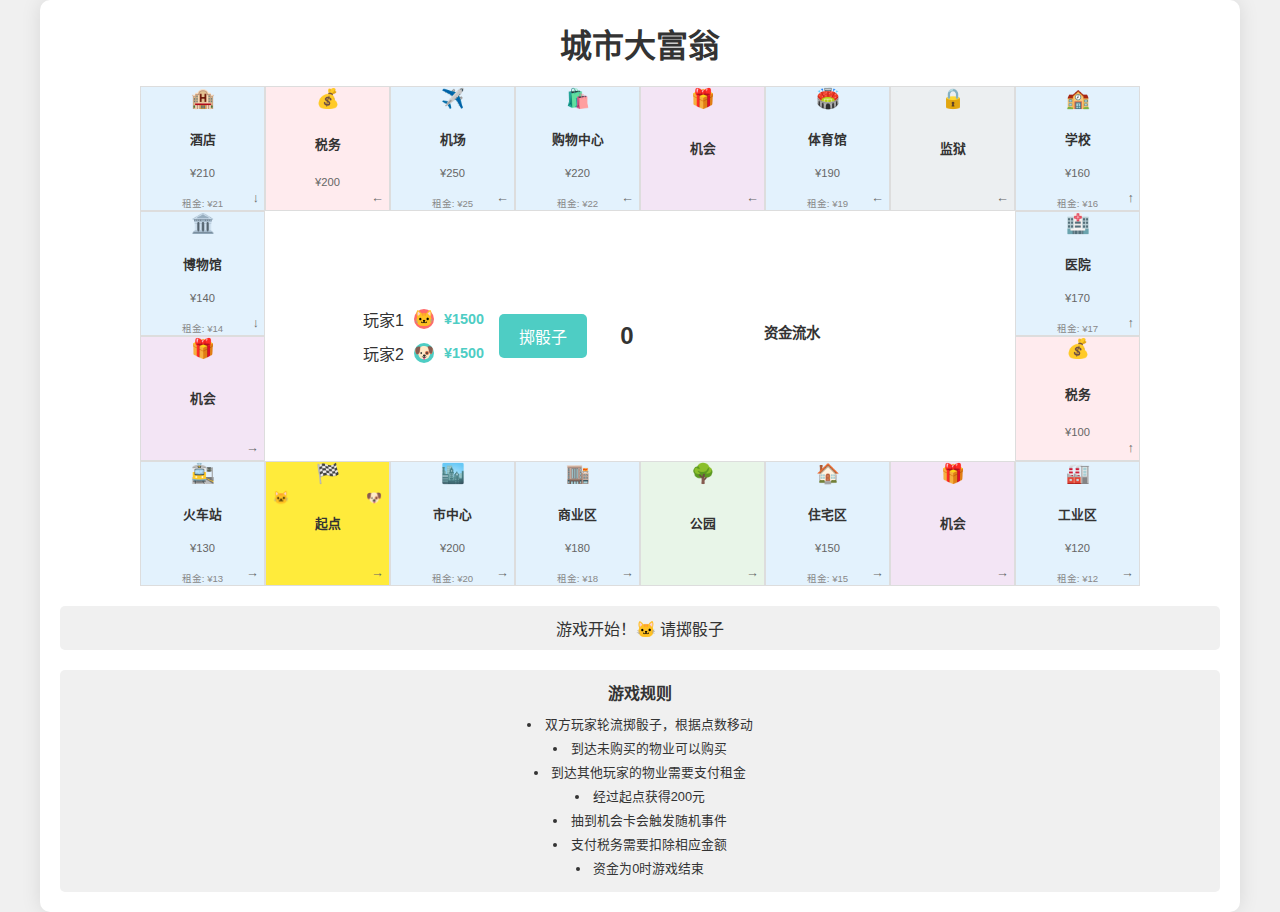
<file: games/monopoly/index.html>
<!DOCTYPE html>
<html lang="zh-CN">
<head>
    <meta charset="UTF-8">
    <meta name="viewport" content="width=device-width, initial-scale=1.0">
    <title>城市大富翁</title>
    <link rel="manifest" href="manifest.json"/>
    <link rel="stylesheet" href="style.css">
</head>
<body>
    <div class="game-container">
        <h1>城市大富翁</h1>
        <div class="board-container">
            <div id="board" class="board">
                <div class="game-info">
                    <div class="game-info-content">
                        <div class="player-info">
                            <div class="player player1">
                                <span>玩家1</span>
                                <div class="player-icon">🐱</div>
                                <div class="player-money">¥1500</div>
                            </div>
                            <div class="player player2">
                                <span>玩家2</span>
                                <div class="player-icon">🐶</div>
                                <div class="player-money">¥1500</div>
                            </div>
                        </div>
                        <button id="rollBtn">掷骰子</button>
                        <div id="diceResult">0</div>
                    </div>
                    <div class="game-logs">
                        <h3>资金流水</h3>
                        <div id="moneyLog" class="money-log"></div>
                    </div>
                </div>
                <!-- 固定的游戏板结构 -->
                <div class="tile start">
                    <div class="tile-emoji">🏁</div>
                    <div class="tile-name">起点</div>
                    <div class="tile-price"></div>
                    <div class="tile-rent"></div>
                    <div class="tile-owner"></div>
                    <div class="arrow"></div>
                </div>
                <div class="tile property">
                    <div class="tile-emoji">🏙️</div>
                    <div class="tile-name">市中心</div>
                    <div class="tile-price">¥200</div>
                    <div class="tile-rent">租金: ¥20</div>
                    <div class="tile-owner"></div>
                    <div class="arrow"></div>
                </div>
                <div class="tile property">
                    <div class="tile-emoji">🏬</div>
                    <div class="tile-name">商业区</div>
                    <div class="tile-price">¥180</div>
                    <div class="tile-rent">租金: ¥18</div>
                    <div class="tile-owner"></div>
                    <div class="arrow"></div>
                </div>
                <div class="tile free-parking">
                    <div class="tile-emoji">🌳</div>
                    <div class="tile-name">公园</div>
                    <div class="tile-price"></div>
                    <div class="tile-rent"></div>
                    <div class="tile-owner"></div>
                    <div class="arrow"></div>
                </div>
                <div class="tile property">
                    <div class="tile-emoji">🏠</div>
                    <div class="tile-name">住宅区</div>
                    <div class="tile-price">¥150</div>
                    <div class="tile-rent">租金: ¥15</div>
                    <div class="tile-owner"></div>
                    <div class="arrow"></div>
                </div>
                <div class="tile chance">
                    <div class="tile-emoji">🎁</div>
                    <div class="tile-name">机会</div>
                    <div class="tile-price"></div>
                    <div class="tile-rent"></div>
                    <div class="tile-owner"></div>
                    <div class="arrow"></div>
                </div>
                <div class="tile property">
                    <div class="tile-emoji">🏭</div>
                    <div class="tile-name">工业区</div>
                    <div class="tile-price">¥120</div>
                    <div class="tile-rent">租金: ¥12</div>
                    <div class="tile-owner"></div>
                    <div class="arrow"></div>
                </div>
                <div class="tile tax">
                    <div class="tile-emoji">💰</div>
                    <div class="tile-name">税务</div>
                    <div class="tile-price">¥100</div>
                    <div class="tile-rent"></div>
                    <div class="tile-owner"></div>
                    <div class="arrow"></div>
                </div>
                <div class="tile property">
                    <div class="tile-emoji">🏫</div>
                    <div class="tile-name">学校</div>
                    <div class="tile-price">¥160</div>
                    <div class="tile-rent">租金: ¥16</div>
                    <div class="tile-owner"></div>
                    <div class="arrow"></div>
                </div>
                <div class="tile property">
                    <div class="tile-emoji">🏥</div>
                    <div class="tile-name">医院</div>
                    <div class="tile-price">¥170</div>
                    <div class="tile-rent">租金: ¥17</div>
                    <div class="tile-owner"></div>
                    <div class="arrow"></div>
                </div>
                <div class="tile jail">
                    <div class="tile-emoji">🔒</div>
                    <div class="tile-name">监狱</div>
                    <div class="tile-price"></div>
                    <div class="tile-rent"></div>
                    <div class="tile-owner"></div>
                    <div class="arrow"></div>
                </div>
                <div class="tile property">
                    <div class="tile-emoji">🏟️</div>
                    <div class="tile-name">体育馆</div>
                    <div class="tile-price">¥190</div>
                    <div class="tile-rent">租金: ¥19</div>
                    <div class="tile-owner"></div>
                    <div class="arrow"></div>
                </div>
                <div class="tile chance">
                    <div class="tile-emoji">🎁</div>
                    <div class="tile-name">机会</div>
                    <div class="tile-price"></div>
                    <div class="tile-rent"></div>
                    <div class="tile-owner"></div>
                    <div class="arrow"></div>
                </div>
                <div class="tile property">
                    <div class="tile-emoji">🛍️</div>
                    <div class="tile-name">购物中心</div>
                    <div class="tile-price">¥220</div>
                    <div class="tile-rent">租金: ¥22</div>
                    <div class="tile-owner"></div>
                    <div class="arrow"></div>
                </div>
                <div class="tile property">
                    <div class="tile-emoji">✈️</div>
                    <div class="tile-name">机场</div>
                    <div class="tile-price">¥250</div>
                    <div class="tile-rent">租金: ¥25</div>
                    <div class="tile-owner"></div>
                    <div class="arrow"></div>
                </div>
                <div class="tile tax">
                    <div class="tile-emoji">💰</div>
                    <div class="tile-name">税务</div>
                    <div class="tile-price">¥200</div>
                    <div class="tile-rent"></div>
                    <div class="tile-owner"></div>
                    <div class="arrow"></div>
                </div>
                <div class="tile property">
                    <div class="tile-emoji">🏨</div>
                    <div class="tile-name">酒店</div>
                    <div class="tile-price">¥210</div>
                    <div class="tile-rent">租金: ¥21</div>
                    <div class="tile-owner"></div>
                    <div class="arrow"></div>
                </div>
                <div class="tile property">
                    <div class="tile-emoji">🏛️</div>
                    <div class="tile-name">博物馆</div>
                    <div class="tile-price">¥140</div>
                    <div class="tile-rent">租金: ¥14</div>
                    <div class="tile-owner"></div>
                    <div class="arrow"></div>
                </div>
                <div class="tile chance">
                    <div class="tile-emoji">🎁</div>
                    <div class="tile-name">机会</div>
                    <div class="tile-price"></div>
                    <div class="tile-rent"></div>
                    <div class="tile-owner"></div>
                    <div class="arrow"></div>
                </div>
                <div class="tile property">
                    <div class="tile-emoji">🚉</div>
                    <div class="tile-name">火车站</div>
                    <div class="tile-price">¥130</div>
                    <div class="tile-rent">租金: ¥13</div>
                    <div class="tile-owner"></div>
                    <div class="arrow"></div>
                </div>
            </div>
        </div>
        <div class="game-message" id="gameMessage"></div>
        <div class="game-rules">
            <h3>游戏规则</h3>
            <ul>
                <li>双方玩家轮流掷骰子，根据点数移动</li>
                <li>到达未购买的物业可以购买</li>
                <li>到达其他玩家的物业需要支付租金</li>
                <li>经过起点获得200元</li>
                <li>抽到机会卡会触发随机事件</li>
                <li>支付税务需要扣除相应金额</li>
                <li>资金为0时游戏结束</li>
            </ul>
        </div>
        <!-- 购买弹窗 -->
        <div id="buyModal" class="modal">
            <div class="modal-content">
                <h3>购买物业</h3>
                <p id="modalMessage"></p>
                <div class="modal-buttons">
                    <button id="buyBtn">购买</button>
                    <button id="cancelBtn">取消</button>
                </div>
            </div>
        </div>
    </div>
    <script src="script.js"></script>
    <script>
        window.addEventListener('load', async () => {
            if('serviceWorker' in navigator) {
                try{
                    const registration = await navigator.serviceWorker.register('sw.js')
                }catch(err){
                    console.log(err)
                }
            }else{
                console.log('浏览器不支持service worker注册失败')
            }
            if(!navigator.onLine){
                alert('本页面采用PWA技术，没有网络也能使用') 
                new Notification('提示', {body: '本页面采用PWA技术，没有网络也能使用'});
            }
            window.addEventListener('online', ()=>{
                alert('网络已连接') 
                new Notification('提示', {body: '网络已连接'});
            })
        });
    </script>
</body>
</html>
</file>
<file: games/minescan/style.css>
* {
    margin: 0;
    padding: 0;
    box-sizing: border-box;
}

body {
    font-family: Arial, sans-serif;
    background-color: #f0f0f0;
    display: flex;
    justify-content: center;
    align-items: center;
    min-height: 100vh;
}

.game-container {
    background-color: #fff;
    padding: 20px;
    border-radius: 10px;
    box-shadow: 0 0 20px rgba(0, 0, 0, 0.1);
    text-align: center;
}

h1 {
    color: #333;
    margin-bottom: 40px;
    font-size: 36px;
}

.game-controls {
    display: flex;
    justify-content: space-between;
    align-items: center;
    margin-bottom: 40px;
    padding: 20px;
    background-color: #f9f9f9;
    border-radius: 10px;
}

.toggle-mode-btn {
    display: flex;
    align-items: center;
    border-radius: 15px;
    font-size: 20px;
    padding: 3px;
}

.toggle-btn-before, .toggle-btn-after{
    background-color: #c6ffad;
    display: flex;
    align-items: center;
    justify-content: center;
    font-size: 15px;
    width: 40px;
    height: 25px;
    border-radius: 10px;
}
.toggle-btn-after{background-color: #ffadad;}


#difficulty {
    padding: 10px;
    font-size: 24px;
    border: 2px solid #ddd;
    border-radius: 6px;
}

#reset-btn {
    padding: 10px 30px;
    background-color: #4CAF50;
    color: white;
    border: none;
    border-radius: 6px;
    cursor: pointer;
    font-size: 24px;
}

#reset-btn:hover {
    background-color: #45a049;
}

.game-info {
    display: flex;
    gap: 40px;
    font-size: 24px;
    font-weight: bold;
}

.mine-counter, .timer {
    background-color: #333;
    color: #ff0000;
    padding: 10px 20px;
    border-radius: 6px;
    min-width: 200px;
}

.game-grid {
    display: grid;
    gap: 2px;
    margin: 20px auto;
    border: 3px solid #999;
    background-color: #999;
    padding: 5px;
    border-radius: 5px;
}

.cell {
    width: 30px;
    height: 30px;
    background-color: #c0c0c0;
    border: 2px outset #e0e0e0;
    display: flex;
    justify-content: center;
    align-items: center;
    font-weight: bold;
    cursor: pointer;
    user-select: none;
    font-size: 14px;
}

.cell:hover {
    background-color: #d0d0d0;
}

.cell.revealed {
    background-color: #e0e0e0;
    border: 1px solid #999;
    cursor: default;
}

.cell.mine {
    background-color: #ff0000;
    background-image: url('data:image/svg+xml;utf8,<svg xmlns="http://www.w3.org/2000/svg" width="20" height="20" viewBox="0 0 24 24" fill="none" stroke="%23000" stroke-width="2" stroke-linecap="round" stroke-linejoin="round"><circle cx="12" cy="12" r="10"/><line x1="12" y1="8" x2="12" y2="12"/><line x1="12" y1="16" x2="12.01" y2="16"/></svg>');
    background-size: contain;
    background-repeat: no-repeat;
    background-position: center;
}

.cell.flagged {
    background-image: url('data:image/svg+xml;utf8,<svg xmlns="http://www.w3.org/2000/svg" width="20" height="20" viewBox="0 0 24 24" fill="none" stroke="%23f00" stroke-width="2" stroke-linecap="round" stroke-linejoin="round"><path d="M4 22h16a2 2 0 0 0 2-2V6a2 2 0 0 0-2-2H8a2 2 0 0 0-2 2v14a2 2 0 0 1-2 2z"/><path d="M14 2v8"/><path d="M10 2v8"/><path d="M6 6v14"/></svg>');
    background-size: contain;
    background-repeat: no-repeat;
    background-position: center;
}

.cell.one { color: #0000ff; }
.cell.two { color: #008000; }
.cell.three { color: #ff0000; }
.cell.four { color: #000080; }
.cell.five { color: #800000; }
.cell.six { color: #008080; }
.cell.seven { color: #000000; }
.cell.eight { color: #808080; }

.game-status {
    margin-top: 40px;
    font-size: 24px;
    font-weight: bold;
    color: #333;
}

.modal {
    position: fixed;
    top: 0;
    left: 0;
    width: 100%;
    height: 100%;
    background-color: rgba(0, 0, 0, 0.5);
    display: flex;
    justify-content: center;
    align-items: center;
    z-index: 1000;
    opacity: 0;
    visibility: hidden;
    transition: opacity 0.3s ease, visibility 0.3s ease;
}

.modal.show {
    opacity: 1;
    visibility: visible;
}

.modal-content {
    background-color: #fff;
    padding: 30px;
    border-radius: 10px;
    box-shadow: 0 0 20px rgba(0, 0, 0, 0.3);
    text-align: center;
    max-width: 400px;
    width: 90%;
    animation: modalFadeIn 0.3s ease;
}

@keyframes modalFadeIn {
    from {
        transform: scale(0.8);
        opacity: 0;
    }
    to {
        transform: scale(1);
        opacity: 1;
    }
}

.modal-content h2 {
    color: #4CAF50;
    margin-bottom: 20px;
    font-size: 24px;
}

.modal-content p {
    font-size: 18px;
    margin-bottom: 30px;
    color: #333;
}

#close-modal {
    padding: 10px 20px;
    background-color: #4CAF50;
    color: white;
    border: none;
    border-radius: 5px;
    cursor: pointer;
    font-size: 16px;
    transition: background-color 0.3s ease;
}

#close-modal:hover {
    background-color: #45a049;
}

@media (max-width: 768px) {
    .cell {
        width: 22px;
        height: 22px;
        font-size: 11px;
    }
    
    .game-controls {
        flex-direction: column;
        gap: 15px;
        align-items: stretch;
        padding: 15px;
        margin-bottom: 30px;
    }
    
    .game-info {
        justify-content: center;
    }
    
    .game-container {
        padding: 15px;
        width: 100%;
        max-width: 100%;
        margin: 0 10px;
    }
    
    .game-grid {
        max-width: 100%;
        overflow-x: auto;
        padding: 3px;
    }
    
    h1 {
        font-size: 28px;
        margin-bottom: 30px;
    }
    
    .game-info {
        gap: 20px;
        font-size: 20px;
    }
    
    .mine-counter, .timer {
        min-width: 120px;
        padding: 8px 15px;
    }
    
    #difficulty {
        font-size: 20px;
        padding: 8px;
    }
    
    #reset-btn {
        font-size: 20px;
        padding: 8px 25px;
    }
    
    .game-status {
        font-size: 20px;
        margin-top: 30px;
    }
}

@media (max-width: 480px) {
    .cell {
        width: 18px;
        height: 18px;
        font-size: 10px;
    }
    
    .game-container {
        padding: 10px;
    }
    
    .game-controls {
        margin-bottom: 20px;
        padding: 10px;
    }
    
    .mine-counter, .timer {
        min-width: 100px;
        padding: 6px 12px;
    }
    
    .game-status {
        font-size: 18px;
        margin-top: 20px;
    }
}
</file>
<file: games/monopoly/style.css>
* {
    margin: 0;
    padding: 0;
    box-sizing: border-box;
}

body {
    font-family: 'Arial', sans-serif;
    background-color: #f0f0f0;
    color: #333;
    min-height: 100vh;
    display: flex;
    justify-content: center;
    align-items: center;
}

.game-container {
    background-color: #fff;
    border-radius: 10px;
    box-shadow: 0 0 20px rgba(0,0,0,0.1);
    padding: 20px;
    width: 95%;
    max-width: 1200px;
    text-align: center;
}

h1 {
    color: #333;
    margin-bottom: 20px;
    font-size: 2rem;
}

.game-info {
    display: flex;
    flex-direction: column;
    justify-content: center;
    align-items: center;
    gap: 15px;
    padding: 15px;
}

.game-info-content {
    display: flex;
    flex-direction: column;
    justify-content: center;
    align-items: center;
    gap: 15px;
}

.game-logs {
    padding: 5px;
    background-color: rgba(255, 255, 255, 0.8);
    border-radius: 10px;
    width: 100%;
    max-height: 300px;
    overflow-y: auto;
}

.game-logs h3 {
    margin-bottom: 10px;
    font-size: 0.9rem;
    text-align: center;
}

.money-log {
    font-size: 0.8rem;
}

.money-log div {
    margin-bottom: 5px;
    padding: 3px;
    background-color: rgba(255, 255, 255, 0.7);
    border-radius: 3px;
}

.player-info {
    display: flex;
    flex-direction: column;
    gap: 10px;
    align-items: center;
}

.player {
    display: flex;
    align-items: center;
    gap: 10px;
}

.player-money {
    font-size: 0.9rem;
    font-weight: bold;
    color: #4ecdc4;
}

.player-icon {
    width: 20px;
    height: 20px;
    border-radius: 50%;
}

.player1 .player-icon {
    background-color: #ff6b6b;
}

.player2 .player-icon {
    background-color: #4ecdc4;
}

#rollBtn {
    background-color: #4ecdc4;
    color: white;
    border: none;
    padding: 10px 20px;
    border-radius: 5px;
    font-size: 1rem;
    cursor: pointer;
    transition: background-color 0.3s;
}

#rollBtn:hover {
    background-color: #45b7aa;
}

#rollBtn:disabled {
    background-color: #cccccc;
    cursor: not-allowed;
}

#diceResult {
    font-size: 1.5rem;
    font-weight: bold;
    min-width: 50px;
}

.board-container {
    margin: 20px 0;
    overflow: auto;
}

.board {
    position: relative;
    margin: 0 auto;
    transition: all 0.5s ease;
}

/* 横版布局 */
@media (orientation: landscape) {
    .board {
        display: grid;
        grid-template-columns: repeat(8, 1fr);
        grid-template-rows: repeat(4, 1fr);
        grid-template-areas: 
            "tile17 tile16 tile15 tile14 tile13 tile12 tile11 tile9"
            "tile18 . . . . . . tile10"
            "tile19 . . . . . . tile8"
            "tile20 tile1 tile2 tile3 tile4 tile5 tile6 tile7";
        width: 90vw;
        max-width: 1000px;
        height: 45vw;
        max-height: 500px;
    }
    
    .game-info {
        grid-area: 2 / 2 / 4 / 8;
        display: flex;
        flex-direction: row;
        justify-content: center;
        align-items: center;
        background-color: rgba(255, 255, 255, 0.8);
        border-radius: 10px;
        padding: 10px;
        z-index: 5;
    }

    .game-info-content {
        flex-direction: row;
    }
    
    .game-logs {
        max-height: 200px;
        width: 250px;
    }

    .tile:nth-child(2) { grid-area: tile1; }
    .tile:nth-child(3) { grid-area: tile2; }
    .tile:nth-child(4) { grid-area: tile3; }
    .tile:nth-child(5) { grid-area: tile4; }
    .tile:nth-child(6) { grid-area: tile5; }
    .tile:nth-child(7) { grid-area: tile6; }
    .tile:nth-child(8) { grid-area: tile7; }
    .tile:nth-child(9) { grid-area: tile8; }
    .tile:nth-child(10) { grid-area: tile9; }
    .tile:nth-child(11) { grid-area: tile10; }
    .tile:nth-child(12) { grid-area: tile11; }
    .tile:nth-child(13) { grid-area: tile12; }
    .tile:nth-child(14) { grid-area: tile13; }
    .tile:nth-child(15) { grid-area: tile14; }
    .tile:nth-child(16) { grid-area: tile15; }
    .tile:nth-child(17) { grid-area: tile16; }
    .tile:nth-child(18) { grid-area: tile17; }
    .tile:nth-child(19) { grid-area: tile18; }
    .tile:nth-child(20) { grid-area: tile19; }
    .tile:nth-child(21) { grid-area: tile20; }
    
    /* 箭头方向 - 横版 */
    .tile:nth-child(2) .arrow::after { content: '→'; }
    .tile:nth-child(3) .arrow::after { content: '→'; }
    .tile:nth-child(4) .arrow::after { content: '→'; }
    .tile:nth-child(5) .arrow::after { content: '→'; }
    .tile:nth-child(6) .arrow::after { content: '→'; }
    .tile:nth-child(7) .arrow::after { content: '→'; }
    .tile:nth-child(8) .arrow::after { content: '→'; }
    .tile:nth-child(9) .arrow::after { content: '↑'; }
    .tile:nth-child(10) .arrow::after { content: '↑'; }
    .tile:nth-child(11) .arrow::after { content: '↑'; }
    .tile:nth-child(12) .arrow::after { content: '←'; }
    .tile:nth-child(13) .arrow::after { content: '←'; }
    .tile:nth-child(14) .arrow::after { content: '←'; }
    .tile:nth-child(15) .arrow::after { content: '←'; }
    .tile:nth-child(16) .arrow::after { content: '←'; }
    .tile:nth-child(17) .arrow::after { content: '←'; }
    .tile:nth-child(18) .arrow::after { content: '↓'; }
    .tile:nth-child(19) .arrow::after { content: '↓'; }
    .tile:nth-child(20) .arrow::after { content: '→'; }
    .tile:nth-child(21) .arrow::after { content: '→'; }
}

/* 竖版布局 */
@media (orientation: portrait) {
    .board {
        display: grid;
        grid-template-columns: repeat(4, 1fr);
        grid-template-rows: repeat(8, 1fr);
        grid-template-areas: 
            "tile14 tile13 tile12 tile11"
            "tile15 . . tile10"
            "tile16 . . tile9"
            "tile17 . . tile8"
            "tile18 . . tile7"
            "tile19 . . tile6"
            "tile20 . . tile5"
            "tile1 tile2 tile3 tile4";
        width: 90vw;
        max-width: 500px;
        height: 180vw;
        max-height: 600px;
    }
    
    .game-info {
        grid-area: 2 / 2 / 8 / 4;
        display: flex;
        flex-direction: column;
        justify-content: center;
        align-items: center;
        background-color: rgba(255, 255, 255, 0.8);
        padding: 5px;
        z-index: 5;
    }
    .tile:nth-child(2) { grid-area: tile1; }
    .tile:nth-child(3) { grid-area: tile2; }
    .tile:nth-child(4) { grid-area: tile3; }
    .tile:nth-child(5) { grid-area: tile4; }
    .tile:nth-child(6) { grid-area: tile5; }
    .tile:nth-child(7) { grid-area: tile6; }
    .tile:nth-child(8) { grid-area: tile7; }
    .tile:nth-child(9) { grid-area: tile8; }
    .tile:nth-child(10) { grid-area: tile9; }
    .tile:nth-child(11) { grid-area: tile10; }
    .tile:nth-child(12) { grid-area: tile11; }
    .tile:nth-child(13) { grid-area: tile12; }
    .tile:nth-child(14) { grid-area: tile13; }
    .tile:nth-child(15) { grid-area: tile14; }
    .tile:nth-child(16) { grid-area: tile15; }
    .tile:nth-child(17) { grid-area: tile16; }
    .tile:nth-child(18) { grid-area: tile17; }
    .tile:nth-child(19) { grid-area: tile18; }
    .tile:nth-child(20) { grid-area: tile19; }
    .tile:nth-child(21) { grid-area: tile20; }
    
    /* 箭头方向 - 竖版 */
    .tile:nth-child(2) .arrow::after { content: '→'; }
    .tile:nth-child(3) .arrow::after { content: '→'; }
    .tile:nth-child(4) .arrow::after { content: '→'; }
    .tile:nth-child(5) .arrow::after { content: '↑'; }
    .tile:nth-child(6) .arrow::after { content: '↑'; }
    .tile:nth-child(7) .arrow::after { content: '↑'; }
    .tile:nth-child(8) .arrow::after { content: '↑'; }
    .tile:nth-child(9) .arrow::after { content: '↑'; }
    .tile:nth-child(10) .arrow::after { content: '↑'; }
    .tile:nth-child(11) .arrow::after { content: '↑'; }
    .tile:nth-child(12) .arrow::after { content: '←'; }
    .tile:nth-child(13) .arrow::after { content: '←'; }
    .tile:nth-child(14) .arrow::after { content: '←'; }
    .tile:nth-child(15) .arrow::after { content: '↓'; }
    .tile:nth-child(16) .arrow::after { content: '↓'; }
    .tile:nth-child(17) .arrow::after { content: '↓'; }
    .tile:nth-child(18) .arrow::after { content: '↓'; }
    .tile:nth-child(19) .arrow::after { content: '↓'; }
    .tile:nth-child(20) .arrow::after { content: '↓'; }
    .tile:nth-child(21) .arrow::after { content: '→'; }
}

.tile {
    border: 1px solid #ddd;
    display: flex;
    flex-direction: column;
    justify-content: space-between;
    position: relative;
    background-color: #f9f9f9;
    transition: all 0.3s;
}

.tile:hover {
    background-color: #f0f0f0;
}

.tile.start {
    background-color: #ffeb3b;
    font-weight: bold;
}

.tile.property {
    background-color: #e3f2fd;
}

.tile.chance {
    background-color: #f3e5f5;
}

.tile.tax {
    background-color: #ffebee;
}

.tile.jail {
    background-color: #eceff1;
}

.tile.free-parking {
    background-color: #e8f5e8;
}

.tile-emoji {
    font-size: 1.2rem;
    text-align: center;
    margin-bottom: 2px;
}

.tile-name {
    font-size: 0.8rem;
    font-weight: bold;
    margin-bottom: 2px;
    word-wrap: break-word;
    text-align: center;
}

.tile-price {
    font-size: 0.7rem;
    color: #666;
    text-align: center;
}

.tile-rent {
    font-size: 0.6rem;
    color: #888;
    text-align: center;
}

.tile-owner {
    font-size: 0.7rem;
    color: #333;
    text-align: center;
    padding: 2px;
    background-color: rgba(255, 255, 255, 0.7);
    border-radius: 3px;
    display: none;
    position: absolute;
    top: 0;
    left: 0;
    right: 0;
    z-index: 3;
}

.arrow {
    position: absolute;
    bottom: 5px;
    right: 5px;
    font-size: 0.8rem;
    font-weight: bold;
    color: #666;
}

.player-marker {
    position: absolute;
    width: 20px;
    height: 20px;
    font-size: 0.8rem;
    display: flex;
    justify-content: center;
    align-items: center;
    z-index: 10;
    animation: pulse 2s infinite;
}

@keyframes pulse {
    0% {
        transform: scale(1);
    }
    50% {
        transform: scale(1.5);
    }
    100% {
        transform: scale(1);
    }
}

.player-marker.player1 {
    top: 25px;
    left: 5px;
}

.player-marker.player2 {
    top: 25px;
    right: 5px;
}

.game-message {
    margin-top: 20px;
    padding: 10px;
    background-color: #f0f0f0;
    border-radius: 5px;
    min-height: 40px;
}



.game-rules {
    margin-top: 20px;
    padding: 10px;
    background-color: #f0f0f0;
    border-radius: 5px;
}

.game-rules h3 {
    margin-bottom: 10px;
    font-size: 1rem;
}

.game-rules ul {
    list-style-type: disc;
    list-style-position: inside;
    font-size: 0.8rem;
}

.game-rules li {
    margin-bottom: 5px;
}

/* 弹窗样式 */
.modal {
    display: none;
    position: fixed;
    z-index: 1000;
    left: 0;
    top: 0;
    width: 100%;
    height: 100%;
    overflow: auto;
    background-color: rgba(0,0,0,0.5);
}

.modal-content {
    background-color: #fefefe;
    margin: 15% auto;
    padding: 20px;
    border: 1px solid #888;
    width: 80%;
    max-width: 400px;
    border-radius: 10px;
    text-align: center;
}

.modal-content h3 {
    margin-bottom: 20px;
    color: #333;
}

.modal-content p {
    margin-bottom: 20px;
    font-size: 1rem;
}

.modal-buttons {
    display: flex;
    justify-content: center;
    gap: 20px;
}

.modal-buttons button {
    padding: 10px 20px;
    border: none;
    border-radius: 5px;
    font-size: 1rem;
    cursor: pointer;
    transition: background-color 0.3s;
}

#buyBtn {
    background-color: #4ecdc4;
    color: white;
}

#buyBtn:hover {
    background-color: #45b7aa;
}

#cancelBtn {
    background-color: #ff6b6b;
    color: white;
}

#cancelBtn:hover {
    background-color: #ee5a52;
}

/* 响应式调整 */
@media (max-width: 768px) {
    .game-container {
        padding: 10px;
    }
    
    h1 {
        font-size: 1.5rem;
    }
    
    .game-info {
        flex-direction: column;
        align-items: center;
    }
    
    .player-info {
        width: 100%;
        justify-content: center;
    }
    
    #rollBtn {
        width: 100%;
        max-width: 200px;
    }
    
    .tile-name {
        font-size: 0.7rem;
    }
    
    .tile-price {
        font-size: 0.6rem;
    }
}

@media (max-width: 480px) {
    .tile {
        padding: 5px;
    }
    
    .tile-name {
        font-size: 0.6rem;
    }
    
    .tile-price {
        font-size: 0.5rem;
    }
    
    .arrow {
        font-size: 0.7rem;
    }
}
</file>
